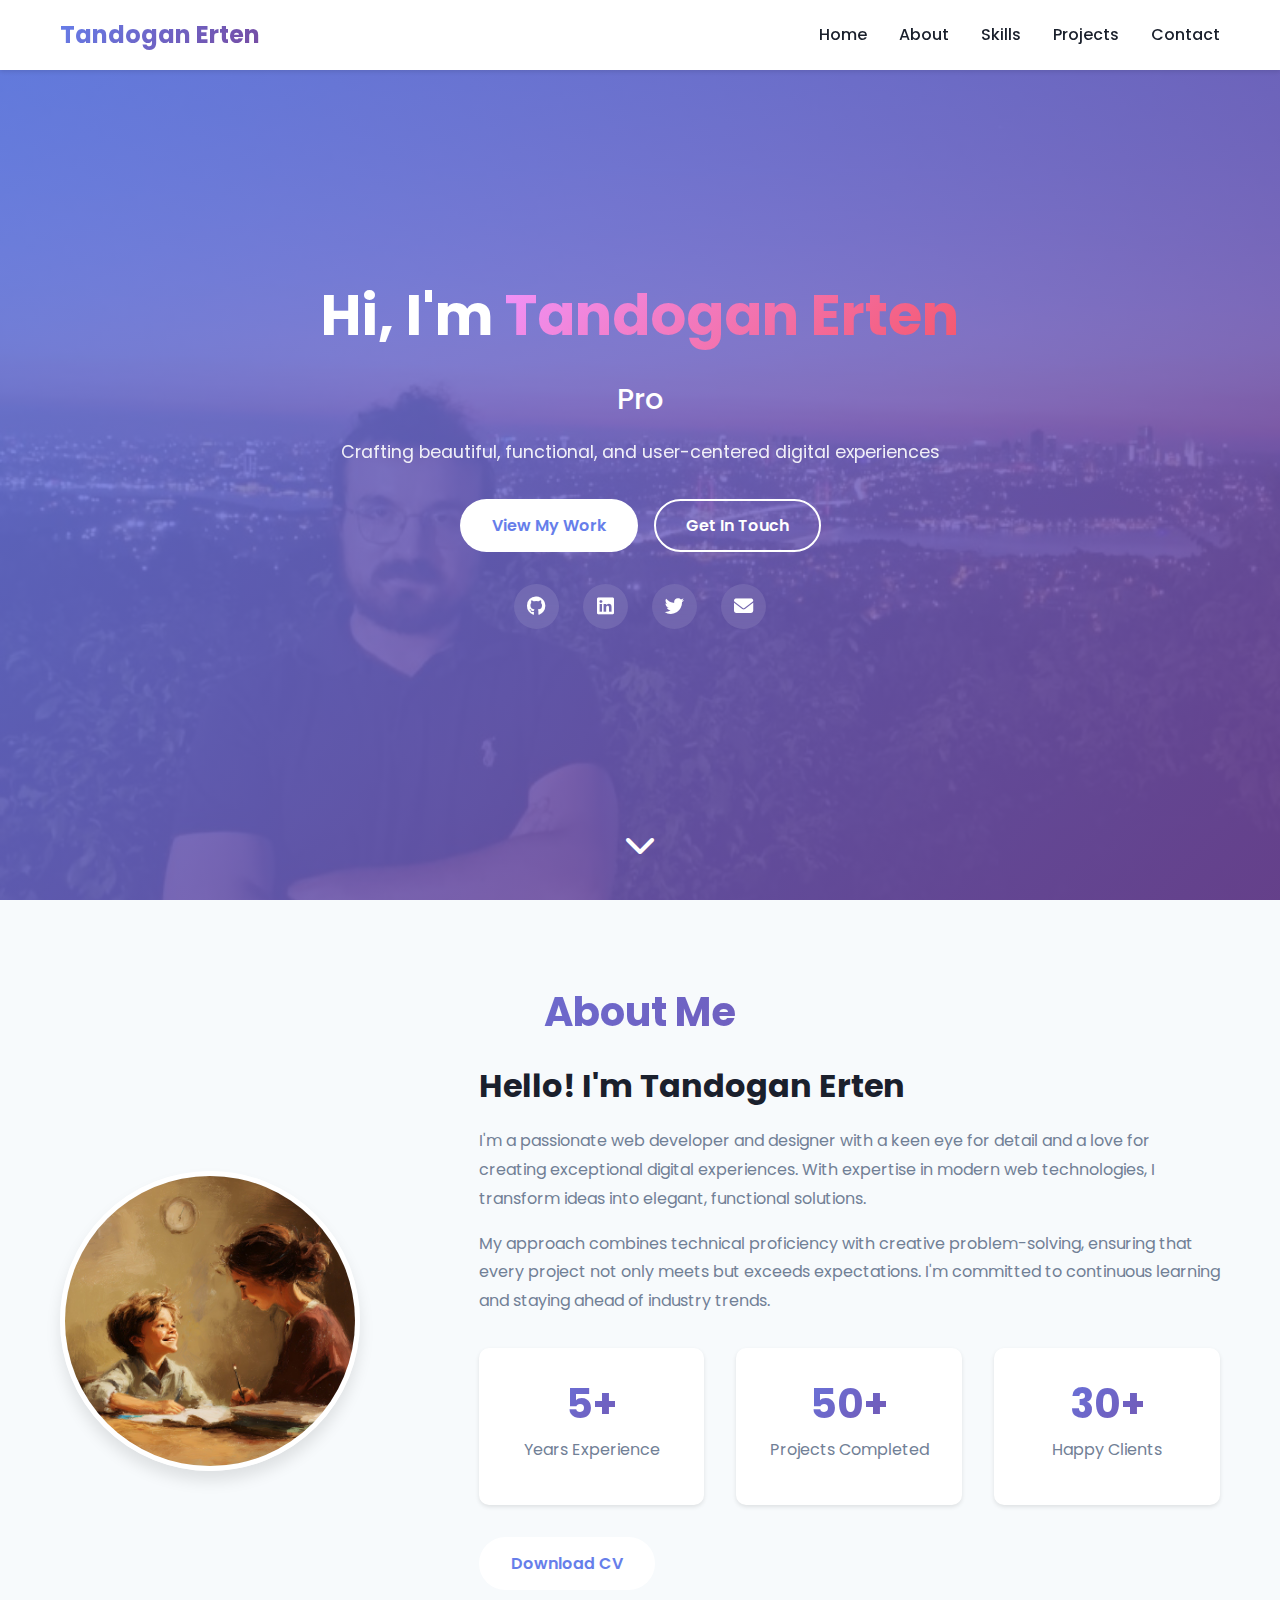
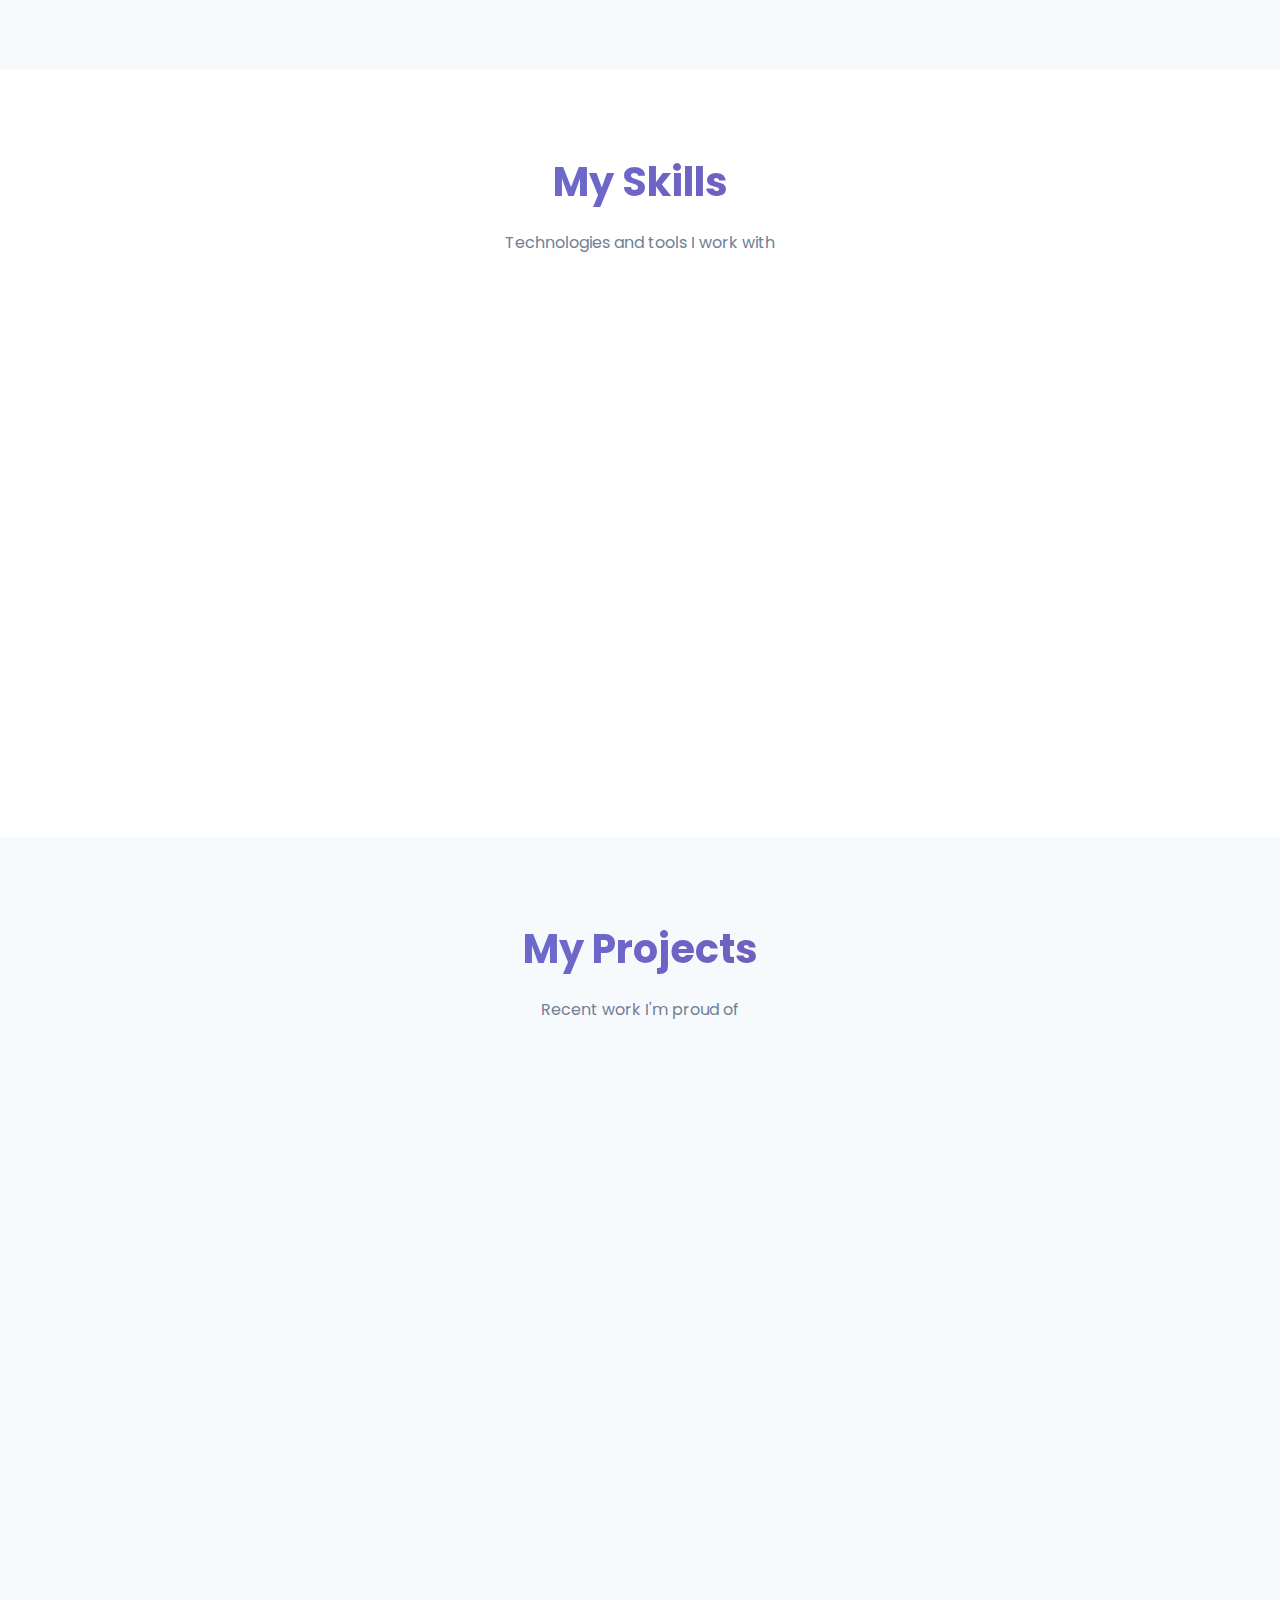
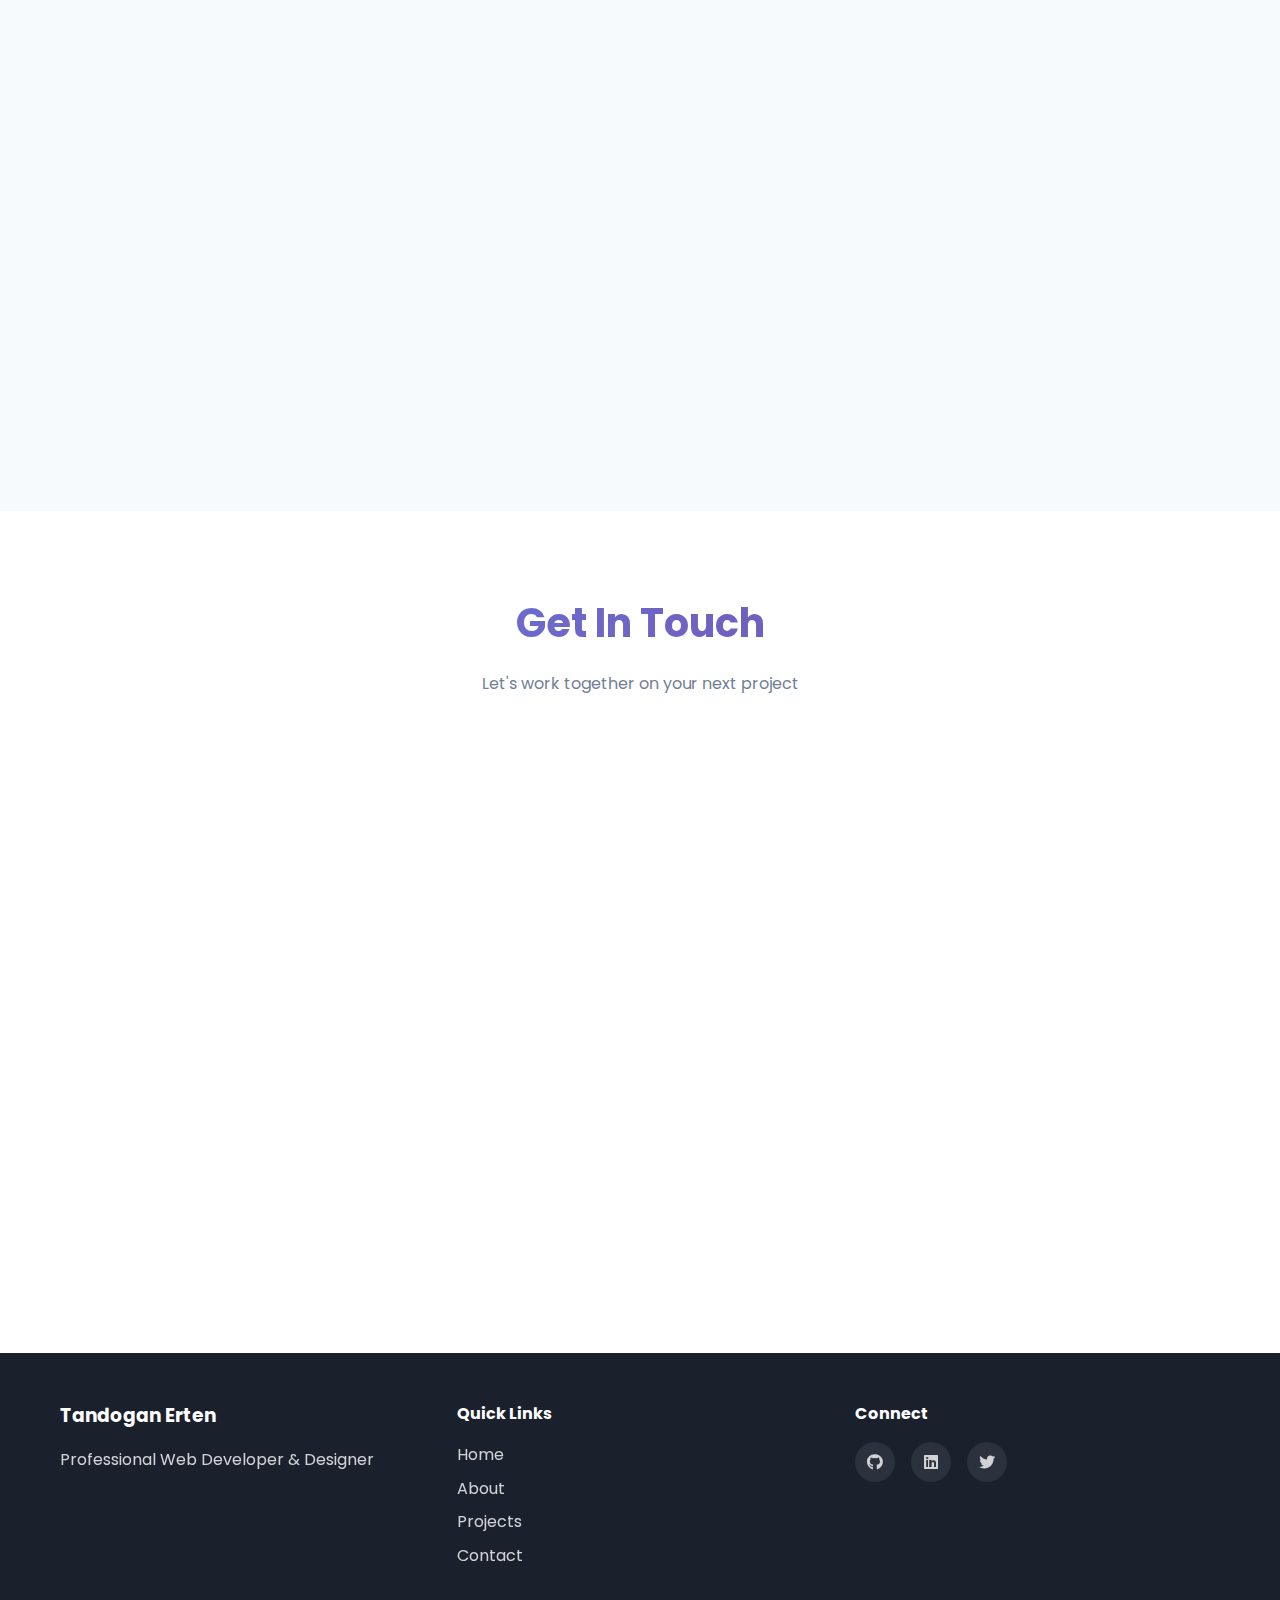
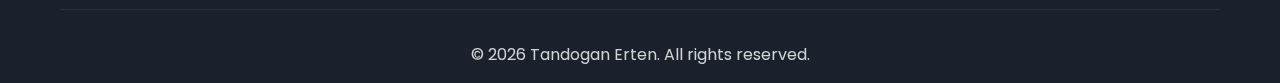
<file: index.html>
<!DOCTYPE html>
<html lang="en">
<head>
    <meta charset="UTF-8">
    <meta name="viewport" content="width=device-width, initial-scale=1.0">
    <meta name="description" content="Tandogan Erten - Professional Portfolio. Explore my projects, skills, and experience in web development and design.">
    <meta name="keywords" content="Tandogan Erten, portfolio, web developer, software engineer, projects, skills">
    <meta name="author" content="Tandogan Erten">
    <meta name="robots" content="index, follow">
    
    <!-- Open Graph Meta Tags for Social Media -->
    <meta property="og:title" content="Tandogan Erten - Professional Portfolio">
    <meta property="og:description" content="Explore my projects, skills, and experience in web development and design.">
    <meta property="og:type" content="website">
    <meta property="og:url" content="https://tandoganerten.com">
    
    <!-- Twitter Card Meta Tags -->
    <meta name="twitter:card" content="summary_large_image">
    <meta name="twitter:title" content="Tandogan Erten - Professional Portfolio">
    <meta name="twitter:description" content="Explore my projects, skills, and experience in web development and design.">
    
    <title>Tandogan Erten - Professional Portfolio</title>
    
    <!-- Favicon -->
    <link rel="icon" type="image/x-icon" href="favicon.ico">
    
    <!-- Font Awesome for Icons -->
    <link rel="stylesheet" href="https://cdnjs.cloudflare.com/ajax/libs/font-awesome/6.4.0/css/all.min.css">
    
    <!-- Google Fonts -->
    <link rel="preconnect" href="https://fonts.googleapis.com">
    <link rel="preconnect" href="https://fonts.gstatic.com" crossorigin>
    <link href="https://fonts.googleapis.com/css2?family=Poppins:wght@300;400;500;600;700&display=swap" rel="stylesheet">
    
    <!-- Stylesheet -->
    <link rel="stylesheet" href="style.css">
</head>
<body>
    <!-- Navigation -->
    <nav class="navbar" id="navbar">
        <div class="container">
            <div class="nav-brand">
                <a href="#home">Tandogan Erten</a>
            </div>
            <button class="nav-toggle" id="navToggle" aria-label="Toggle navigation">
                <span></span>
                <span></span>
                <span></span>
            </button>
            <ul class="nav-menu" id="navMenu">
                <li><a href="#home" class="nav-link">Home</a></li>
                <li><a href="#about" class="nav-link">About</a></li>
                <li><a href="#skills" class="nav-link">Skills</a></li>
                <li><a href="#projects" class="nav-link">Projects</a></li>
                <li><a href="#contact" class="nav-link">Contact</a></li>
            </ul>
        </div>
    </nav>

    <!-- Hero Section -->
    <section id="home" class="hero">
        <div class="hero-background">
            <img src="images/hero-photo.jpg" alt="Tandogan Erten">
        </div>
        <div class="hero-overlay"></div>
        <div class="container">
            <div class="hero-content">
                <h1 class="hero-title">Hi, I'm <span class="highlight">Tandogan Erten</span></h1>
                <p class="hero-subtitle">Professional Web Developer & Designer</p>
                <p class="hero-description">Crafting beautiful, functional, and user-centered digital experiences</p>
                <div class="hero-buttons">
                    <a href="#projects" class="btn btn-primary">View My Work</a>
                    <a href="#contact" class="btn btn-secondary">Get In Touch</a>
                </div>
                <div class="social-links">
                    <a href="https://github.com/TandoganErten" target="_blank" rel="noopener noreferrer" aria-label="GitHub"><i class="fab fa-github"></i></a>
                    <a href="https://linkedin.com" target="_blank" rel="noopener noreferrer" aria-label="LinkedIn"><i class="fab fa-linkedin"></i></a>
                    <a href="https://twitter.com" target="_blank" rel="noopener noreferrer" aria-label="Twitter"><i class="fab fa-twitter"></i></a>
                    <a href="mailto:contact@tandoganerten.com" aria-label="Email"><i class="fas fa-envelope"></i></a>
                </div>
            </div>
        </div>
        <div class="hero-scroll">
            <a href="#about" aria-label="Scroll down">
                <i class="fas fa-chevron-down"></i>
            </a>
        </div>
    </section>

    <!-- About Section -->
    <section id="about" class="about">
        <div class="container">
            <h2 class="section-title">About Me</h2>
            <div class="about-content">
                <div class="about-image">
                    <img src="images/profile.jpg" alt="Tandogan Erten - Professional Portrait">
                </div>
                <div class="about-text">
                    <h3>Hello! I'm Tandogan Erten</h3>
                    <p>I'm a passionate web developer and designer with a keen eye for detail and a love for creating exceptional digital experiences. With expertise in modern web technologies, I transform ideas into elegant, functional solutions.</p>
                    <p>My approach combines technical proficiency with creative problem-solving, ensuring that every project not only meets but exceeds expectations. I'm committed to continuous learning and staying ahead of industry trends.</p>
                    <div class="about-stats">
                        <div class="stat">
                            <h4>5+</h4>
                            <p>Years Experience</p>
                        </div>
                        <div class="stat">
                            <h4>50+</h4>
                            <p>Projects Completed</p>
                        </div>
                        <div class="stat">
                            <h4>30+</h4>
                            <p>Happy Clients</p>
                        </div>
                    </div>
                    <a href="#contact" class="btn btn-primary">Download CV</a>
                </div>
            </div>
        </div>
    </section>

    <!-- Skills Section -->
    <section id="skills" class="skills">
        <div class="container">
            <h2 class="section-title">My Skills</h2>
            <p class="section-subtitle">Technologies and tools I work with</p>
            <div class="skills-grid">
                <div class="skill-card">
                    <div class="skill-icon">
                        <i class="fab fa-html5"></i>
                    </div>
                    <h3>HTML5</h3>
                    <div class="skill-bar">
                        <div class="skill-progress" style="width: 95%"></div>
                    </div>
                </div>
                <div class="skill-card">
                    <div class="skill-icon">
                        <i class="fab fa-css3-alt"></i>
                    </div>
                    <h3>CSS3</h3>
                    <div class="skill-bar">
                        <div class="skill-progress" style="width: 90%"></div>
                    </div>
                </div>
                <div class="skill-card">
                    <div class="skill-icon">
                        <i class="fab fa-js"></i>
                    </div>
                    <h3>JavaScript</h3>
                    <div class="skill-bar">
                        <div class="skill-progress" style="width: 88%"></div>
                    </div>
                </div>
                <div class="skill-card">
                    <div class="skill-icon">
                        <i class="fab fa-react"></i>
                    </div>
                    <h3>React</h3>
                    <div class="skill-bar">
                        <div class="skill-progress" style="width: 85%"></div>
                    </div>
                </div>
                <div class="skill-card">
                    <div class="skill-icon">
                        <i class="fab fa-node"></i>
                    </div>
                    <h3>Node.js</h3>
                    <div class="skill-bar">
                        <div class="skill-progress" style="width: 80%"></div>
                    </div>
                </div>
                <div class="skill-card">
                    <div class="skill-icon">
                        <i class="fab fa-python"></i>
                    </div>
                    <h3>Python</h3>
                    <div class="skill-bar">
                        <div class="skill-progress" style="width: 82%"></div>
                    </div>
                </div>
                <div class="skill-card">
                    <div class="skill-icon">
                        <i class="fas fa-database"></i>
                    </div>
                    <h3>Database</h3>
                    <div class="skill-bar">
                        <div class="skill-progress" style="width: 75%"></div>
                    </div>
                </div>
                <div class="skill-card">
                    <div class="skill-icon">
                        <i class="fab fa-git-alt"></i>
                    </div>
                    <h3>Git</h3>
                    <div class="skill-bar">
                        <div class="skill-progress" style="width: 90%"></div>
                    </div>
                </div>
            </div>
        </div>
    </section>

    <!-- Projects Section -->
    <section id="projects" class="projects">
        <div class="container">
            <h2 class="section-title">My Projects</h2>
            <p class="section-subtitle">Recent work I'm proud of</p>
            <div class="projects-grid">
                <article class="project-card">
                    <div class="project-image">
                        <div class="image-placeholder">
                            <i class="fas fa-laptop-code"></i>
                        </div>
                        <div class="project-overlay">
                            <a href="#" class="project-link" aria-label="View project"><i class="fas fa-external-link-alt"></i></a>
                        </div>
                    </div>
                    <div class="project-info">
                        <h3>E-Commerce Platform</h3>
                        <p>A full-stack e-commerce solution with payment integration, user authentication, and admin dashboard.</p>
                        <div class="project-tags">
                            <span>React</span>
                            <span>Node.js</span>
                            <span>MongoDB</span>
                        </div>
                    </div>
                </article>
                <article class="project-card">
                    <div class="project-image">
                        <div class="image-placeholder">
                            <i class="fas fa-mobile-alt"></i>
                        </div>
                        <div class="project-overlay">
                            <a href="#" class="project-link" aria-label="View project"><i class="fas fa-external-link-alt"></i></a>
                        </div>
                    </div>
                    <div class="project-info">
                        <h3>Task Management App</h3>
                        <p>A responsive task management application with real-time updates and collaborative features.</p>
                        <div class="project-tags">
                            <span>Vue.js</span>
                            <span>Firebase</span>
                            <span>CSS</span>
                        </div>
                    </div>
                </article>
                <article class="project-card">
                    <div class="project-image">
                        <div class="image-placeholder">
                            <i class="fas fa-chart-line"></i>
                        </div>
                        <div class="project-overlay">
                            <a href="#" class="project-link" aria-label="View project"><i class="fas fa-external-link-alt"></i></a>
                        </div>
                    </div>
                    <div class="project-info">
                        <h3>Analytics Dashboard</h3>
                        <p>An interactive analytics dashboard with data visualization and reporting capabilities.</p>
                        <div class="project-tags">
                            <span>React</span>
                            <span>D3.js</span>
                            <span>API</span>
                        </div>
                    </div>
                </article>
                <article class="project-card">
                    <div class="project-image">
                        <div class="image-placeholder">
                            <i class="fas fa-blog"></i>
                        </div>
                        <div class="project-overlay">
                            <a href="#" class="project-link" aria-label="View project"><i class="fas fa-external-link-alt"></i></a>
                        </div>
                    </div>
                    <div class="project-info">
                        <h3>Blog Platform</h3>
                        <p>A modern blogging platform with markdown support, comments, and social sharing features.</p>
                        <div class="project-tags">
                            <span>Next.js</span>
                            <span>Tailwind</span>
                            <span>PostgreSQL</span>
                        </div>
                    </div>
                </article>
                <article class="project-card">
                    <div class="project-image">
                        <div class="image-placeholder">
                            <i class="fas fa-palette"></i>
                        </div>
                        <div class="project-overlay">
                            <a href="#" class="project-link" aria-label="View project"><i class="fas fa-external-link-alt"></i></a>
                        </div>
                    </div>
                    <div class="project-info">
                        <h3>Portfolio Template</h3>
                        <p>A customizable portfolio template with smooth animations and responsive design.</p>
                        <div class="project-tags">
                            <span>HTML</span>
                            <span>CSS</span>
                            <span>JavaScript</span>
                        </div>
                    </div>
                </article>
                <article class="project-card">
                    <div class="project-image">
                        <div class="image-placeholder">
                            <i class="fas fa-shopping-cart"></i>
                        </div>
                        <div class="project-overlay">
                            <a href="#" class="project-link" aria-label="View project"><i class="fas fa-external-link-alt"></i></a>
                        </div>
                    </div>
                    <div class="project-info">
                        <h3>Restaurant Website</h3>
                        <p>A beautiful restaurant website with online ordering and reservation system.</p>
                        <div class="project-tags">
                            <span>WordPress</span>
                            <span>PHP</span>
                            <span>MySQL</span>
                        </div>
                    </div>
                </article>
            </div>
        </div>
    </section>

    <!-- Contact Section -->
    <section id="contact" class="contact">
        <div class="container">
            <h2 class="section-title">Get In Touch</h2>
            <p class="section-subtitle">Let's work together on your next project</p>
            <div class="contact-content-simple">
                <div class="contact-item">
                    <div class="contact-icon">
                        <i class="fab fa-whatsapp"></i>
                    </div>
                    <div>
                        <h3>WhatsApp</h3>
                        <p><a href="https://wa.me/905XXXXXXXXX" target="_blank" rel="noopener noreferrer">+90 5XX XXX XX XX</a></p>
                        <span class="contact-note">Click to chat on WhatsApp</span>
                    </div>
                </div>
                <div class="contact-item">
                    <div class="contact-icon">
                        <i class="fas fa-envelope"></i>
                    </div>
                    <div>
                        <h3>Email</h3>
                        <p><a href="mailto:contact@tandoganerten.com">contact@tandoganerten.com</a></p>
                    </div>
                </div>
                <div class="contact-item">
                    <div class="contact-icon">
                        <i class="fas fa-map-marker-alt"></i>
                    </div>
                    <div>
                        <h3>Location</h3>
                        <p>Turkey</p>
                    </div>
                </div>
            </div>
        </div>
    </section>

    <!-- Footer -->
    <footer class="footer">
        <div class="container">
            <div class="footer-content">
                <div class="footer-section">
                    <h3>Tandogan Erten</h3>
                    <p>Professional Web Developer & Designer</p>
                </div>
                <div class="footer-section">
                    <h4>Quick Links</h4>
                    <ul>
                        <li><a href="#home">Home</a></li>
                        <li><a href="#about">About</a></li>
                        <li><a href="#projects">Projects</a></li>
                        <li><a href="#contact">Contact</a></li>
                    </ul>
                </div>
                <div class="footer-section">
                    <h4>Connect</h4>
                    <div class="footer-social">
                        <a href="https://github.com" target="_blank" rel="noopener noreferrer" aria-label="GitHub"><i class="fab fa-github"></i></a>
                        <a href="https://linkedin.com" target="_blank" rel="noopener noreferrer" aria-label="LinkedIn"><i class="fab fa-linkedin"></i></a>
                        <a href="https://twitter.com" target="_blank" rel="noopener noreferrer" aria-label="Twitter"><i class="fab fa-twitter"></i></a>
                    </div>
                </div>
            </div>
            <div class="footer-bottom">
                <p>&copy; 2025 Tandogan Erten. All rights reserved.</p>
            </div>
        </div>
    </footer>

    <!-- Back to Top Button -->
    <button id="backToTop" class="back-to-top" aria-label="Back to top">
        <i class="fas fa-arrow-up"></i>
    </button>

    <script src="index.js"></script>
</body>
</html>
</file>
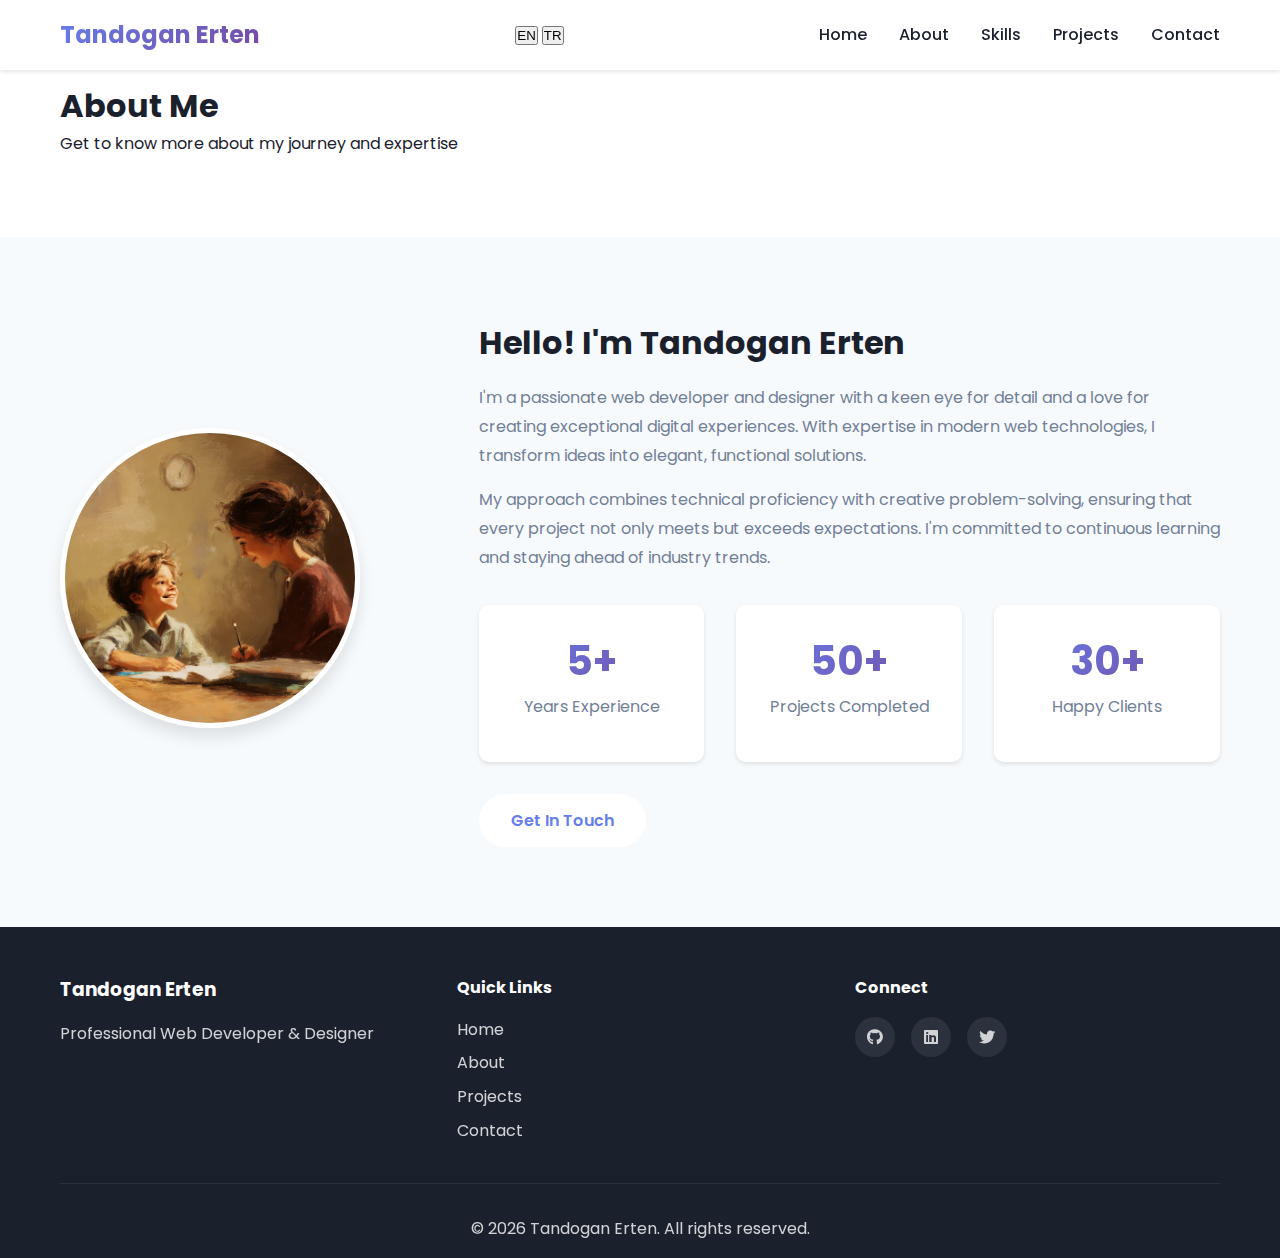
<file: about.html>
<!DOCTYPE html>
<html lang="en">
<head>
    <meta charset="UTF-8">
    <meta name="viewport" content="width=device-width, initial-scale=1.0">
    <meta name="description" content="About Tandogan Erten - Professional Web Developer & Designer">
    <meta name="keywords" content="Tandogan Erten, web developer, about, biography">
    <meta name="author" content="Tandogan Erten">
    <title>About - Tandogan Erten</title>
    
    <link rel="stylesheet" href="https://cdnjs.cloudflare.com/ajax/libs/font-awesome/6.4.0/css/all.min.css">
    <link rel="preconnect" href="https://fonts.googleapis.com">
    <link rel="preconnect" href="https://fonts.gstatic.com" crossorigin>
    <link href="https://fonts.googleapis.com/css2?family=Poppins:wght@300;400;500;600;700&display=swap" rel="stylesheet">
    <link rel="stylesheet" href="style.css">
</head>
<body>
    <!-- Navigation -->
    <nav class="navbar" id="navbar">
        <div class="container">
            <div class="nav-brand">
                <a href="index.html">Tandogan Erten</a>
            </div>
            <div class="language-switcher">
                <button class="lang-btn active" data-lang="en" onclick="setLanguage('en')">EN</button>
                <button class="lang-btn" data-lang="tr" onclick="setLanguage('tr')">TR</button>
            </div>
            <button class="nav-toggle" id="navToggle" aria-label="Toggle navigation">
                <span></span>
                <span></span>
                <span></span>
            </button>
            <ul class="nav-menu" id="navMenu">
                <li><a href="index.html" class="nav-link" data-i18n="nav.home">Home</a></li>
                <li><a href="about.html" class="nav-link active" data-i18n="nav.about">About</a></li>
                <li><a href="skills.html" class="nav-link" data-i18n="nav.skills">Skills</a></li>
                <li><a href="projects.html" class="nav-link" data-i18n="nav.projects">Projects</a></li>
                <li><a href="contact.html" class="nav-link" data-i18n="nav.contact">Contact</a></li>
            </ul>
        </div>
    </nav>

    <!-- Page Header -->
    <section class="page-header">
        <div class="container">
            <h1 data-i18n="about.pageTitle">About Me</h1>
            <p data-i18n="about.pageSubtitle">Get to know more about my journey and expertise</p>
        </div>
    </section>

    <!-- About Section -->
    <section class="about page-section">
        <div class="container">
            <div class="about-content">
                <div class="about-image">
                    <img src="images/profile.jpg" alt="Tandogan Erten - Professional Portrait">
                </div>
                <div class="about-text">
                    <h3 data-i18n="about.greeting">Hello! I'm Tandogan Erten</h3>
                    <p data-i18n="about.bio1">I'm a passionate web developer and designer with a keen eye for detail and a love for creating exceptional digital experiences. With expertise in modern web technologies, I transform ideas into elegant, functional solutions.</p>
                    <p data-i18n="about.bio2">My approach combines technical proficiency with creative problem-solving, ensuring that every project not only meets but exceeds expectations. I'm committed to continuous learning and staying ahead of industry trends.</p>
                    <div class="about-stats">
                        <div class="stat">
                            <h4>5+</h4>
                            <p data-i18n="about.stat1Title">Years Experience</p>
                        </div>
                        <div class="stat">
                            <h4>50+</h4>
                            <p data-i18n="about.stat2Title">Projects Completed</p>
                        </div>
                        <div class="stat">
                            <h4>30+</h4>
                            <p data-i18n="about.stat3Title">Happy Clients</p>
                        </div>
                    </div>
                    <a href="contact.html" class="btn btn-primary" data-i18n="about.contactBtn">Get In Touch</a>
                </div>
            </div>
        </div>
    </section>

    <!-- Footer -->
    <footer class="footer">
        <div class="container">
            <div class="footer-content">
                <div class="footer-section">
                    <h3>Tandogan Erten</h3>
                    <p data-i18n="footer.description">Professional Web Developer & Designer</p>
                </div>
                <div class="footer-section">
                    <h4 data-i18n="footer.quickLinks">Quick Links</h4>
                    <ul>
                        <li><a href="index.html" data-i18n="nav.home">Home</a></li>
                        <li><a href="about.html" data-i18n="nav.about">About</a></li>
                        <li><a href="projects.html" data-i18n="nav.projects">Projects</a></li>
                        <li><a href="contact.html" data-i18n="nav.contact">Contact</a></li>
                    </ul>
                </div>
                <div class="footer-section">
                    <h4 data-i18n="footer.connect">Connect</h4>
                    <div class="footer-social">
                        <a href="https://github.com/TandoganErten" target="_blank" rel="noopener noreferrer" aria-label="GitHub"><i class="fab fa-github"></i></a>
                        <a href="https://linkedin.com" target="_blank" rel="noopener noreferrer" aria-label="LinkedIn"><i class="fab fa-linkedin"></i></a>
                        <a href="https://twitter.com" target="_blank" rel="noopener noreferrer" aria-label="Twitter"><i class="fab fa-twitter"></i></a>
                    </div>
                </div>
            </div>
            <div class="footer-bottom">
                <p>&copy; 2025 Tandogan Erten. <span data-i18n="footer.rights">All rights reserved.</span></p>
            </div>
        </div>
    </footer>

    <button id="backToTop" class="back-to-top" aria-label="Back to top">
        <i class="fas fa-arrow-up"></i>
    </button>

    <script src="translations.js"></script>
    <script src="index.js"></script>
</body>
</html>
</file>
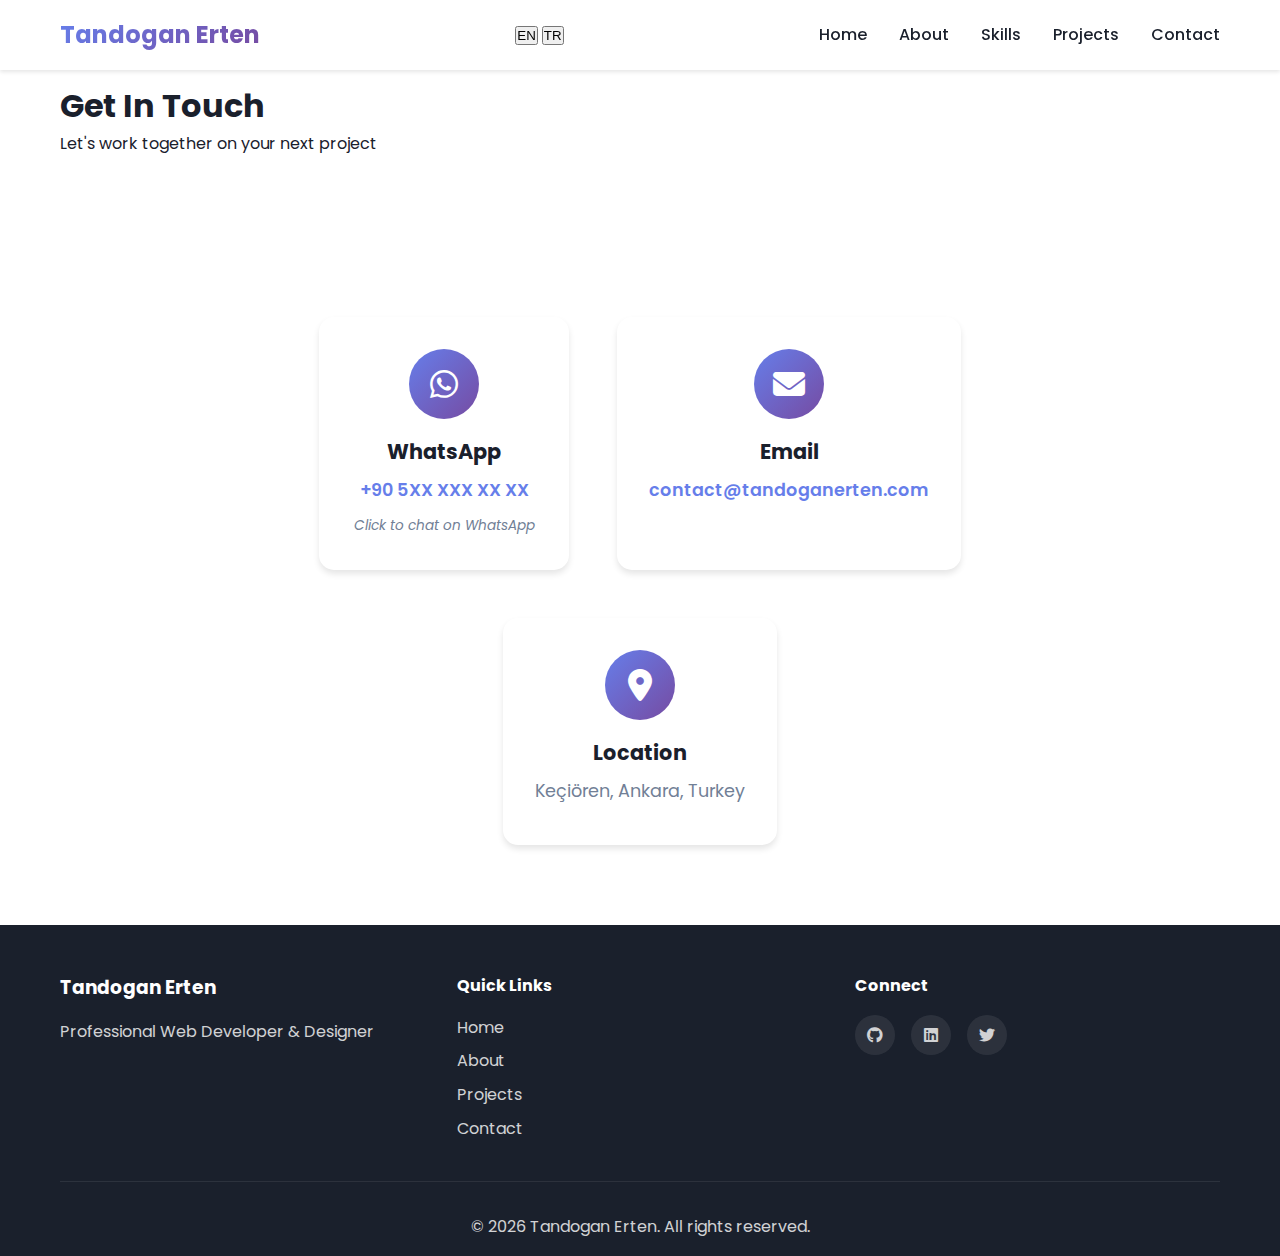
<file: contact.html>
<!DOCTYPE html>
<html lang="en">
<head>
    <meta charset="UTF-8">
    <meta name="viewport" content="width=device-width, initial-scale=1.0">
    <meta name="description" content="Contact Tandogan Erten - Get In Touch">
    <meta name="keywords" content="Tandogan Erten, contact, WhatsApp, email">
    <meta name="author" content="Tandogan Erten">
    <title>Contact - Tandogan Erten</title>
    
    <link rel="stylesheet" href="https://cdnjs.cloudflare.com/ajax/libs/font-awesome/6.4.0/css/all.min.css">
    <link rel="preconnect" href="https://fonts.googleapis.com">
    <link rel="preconnect" href="https://fonts.gstatic.com" crossorigin>
    <link href="https://fonts.googleapis.com/css2?family=Poppins:wght@300;400;500;600;700&display=swap" rel="stylesheet">
    <link rel="stylesheet" href="style.css">
</head>
<body>
    <!-- Navigation -->
    <nav class="navbar" id="navbar">
        <div class="container">
            <div class="nav-brand">
                <a href="index.html">Tandogan Erten</a>
            </div>
            <div class="language-switcher">
                <button class="lang-btn active" data-lang="en" onclick="setLanguage('en')">EN</button>
                <button class="lang-btn" data-lang="tr" onclick="setLanguage('tr')">TR</button>
            </div>
            <button class="nav-toggle" id="navToggle" aria-label="Toggle navigation">
                <span></span>
                <span></span>
                <span></span>
            </button>
            <ul class="nav-menu" id="navMenu">
                <li><a href="index.html" class="nav-link" data-i18n="nav.home">Home</a></li>
                <li><a href="about.html" class="nav-link" data-i18n="nav.about">About</a></li>
                <li><a href="skills.html" class="nav-link" data-i18n="nav.skills">Skills</a></li>
                <li><a href="projects.html" class="nav-link" data-i18n="nav.projects">Projects</a></li>
                <li><a href="contact.html" class="nav-link active" data-i18n="nav.contact">Contact</a></li>
            </ul>
        </div>
    </nav>

    <!-- Page Header -->
    <section class="page-header">
        <div class="container">
            <h1 data-i18n="contact.pageTitle">Get In Touch</h1>
            <p data-i18n="contact.pageSubtitle">Let's work together on your next project</p>
        </div>
    </section>

    <!-- Contact Section -->
    <section class="contact page-section">
        <div class="container">
            <div class="contact-content-simple">
                <div class="contact-item">
                    <div class="contact-icon">
                        <i class="fab fa-whatsapp"></i>
                    </div>
                    <div>
                        <h3 data-i18n="contact.whatsapp">WhatsApp</h3>
                        <p><a href="https://wa.me/905XXXXXXXXX" target="_blank" rel="noopener noreferrer">+90 5XX XXX XX XX</a></p>
                        <span class="contact-note" data-i18n="contact.whatsappNote">Click to chat on WhatsApp</span>
                    </div>
                </div>
                <div class="contact-item">
                    <div class="contact-icon">
                        <i class="fas fa-envelope"></i>
                    </div>
                    <div>
                        <h3 data-i18n="contact.email">Email</h3>
                        <p><a href="mailto:contact@tandoganerten.com">contact@tandoganerten.com</a></p>
                    </div>
                </div>
                <div class="contact-item">
                    <div class="contact-icon">
                        <i class="fas fa-map-marker-alt"></i>
                    </div>
                    <div>
                        <h3 data-i18n="contact.location">Location</h3>
                        <p data-i18n="contact.locationValue">Turkey</p>
                    </div>
                </div>
            </div>
        </div>
    </section>

    <!-- Footer -->
    <footer class="footer">
        <div class="container">
            <div class="footer-content">
                <div class="footer-section">
                    <h3>Tandogan Erten</h3>
                    <p data-i18n="footer.description">Professional Web Developer & Designer</p>
                </div>
                <div class="footer-section">
                    <h4 data-i18n="footer.quickLinks">Quick Links</h4>
                    <ul>
                        <li><a href="index.html" data-i18n="nav.home">Home</a></li>
                        <li><a href="about.html" data-i18n="nav.about">About</a></li>
                        <li><a href="projects.html" data-i18n="nav.projects">Projects</a></li>
                        <li><a href="contact.html" data-i18n="nav.contact">Contact</a></li>
                    </ul>
                </div>
                <div class="footer-section">
                    <h4 data-i18n="footer.connect">Connect</h4>
                    <div class="footer-social">
                        <a href="https://github.com/TandoganErten" target="_blank" rel="noopener noreferrer" aria-label="GitHub"><i class="fab fa-github"></i></a>
                        <a href="https://linkedin.com" target="_blank" rel="noopener noreferrer" aria-label="LinkedIn"><i class="fab fa-linkedin"></i></a>
                        <a href="https://twitter.com" target="_blank" rel="noopener noreferrer" aria-label="Twitter"><i class="fab fa-twitter"></i></a>
                    </div>
                </div>
            </div>
            <div class="footer-bottom">
                <p>&copy; 2025 Tandogan Erten. <span data-i18n="footer.rights">All rights reserved.</span></p>
            </div>
        </div>
    </footer>

    <button id="backToTop" class="back-to-top" aria-label="Back to top">
        <i class="fas fa-arrow-up"></i>
    </button>

    <script src="translations.js"></script>
    <script src="index.js"></script>
</body>
</html>
</file>
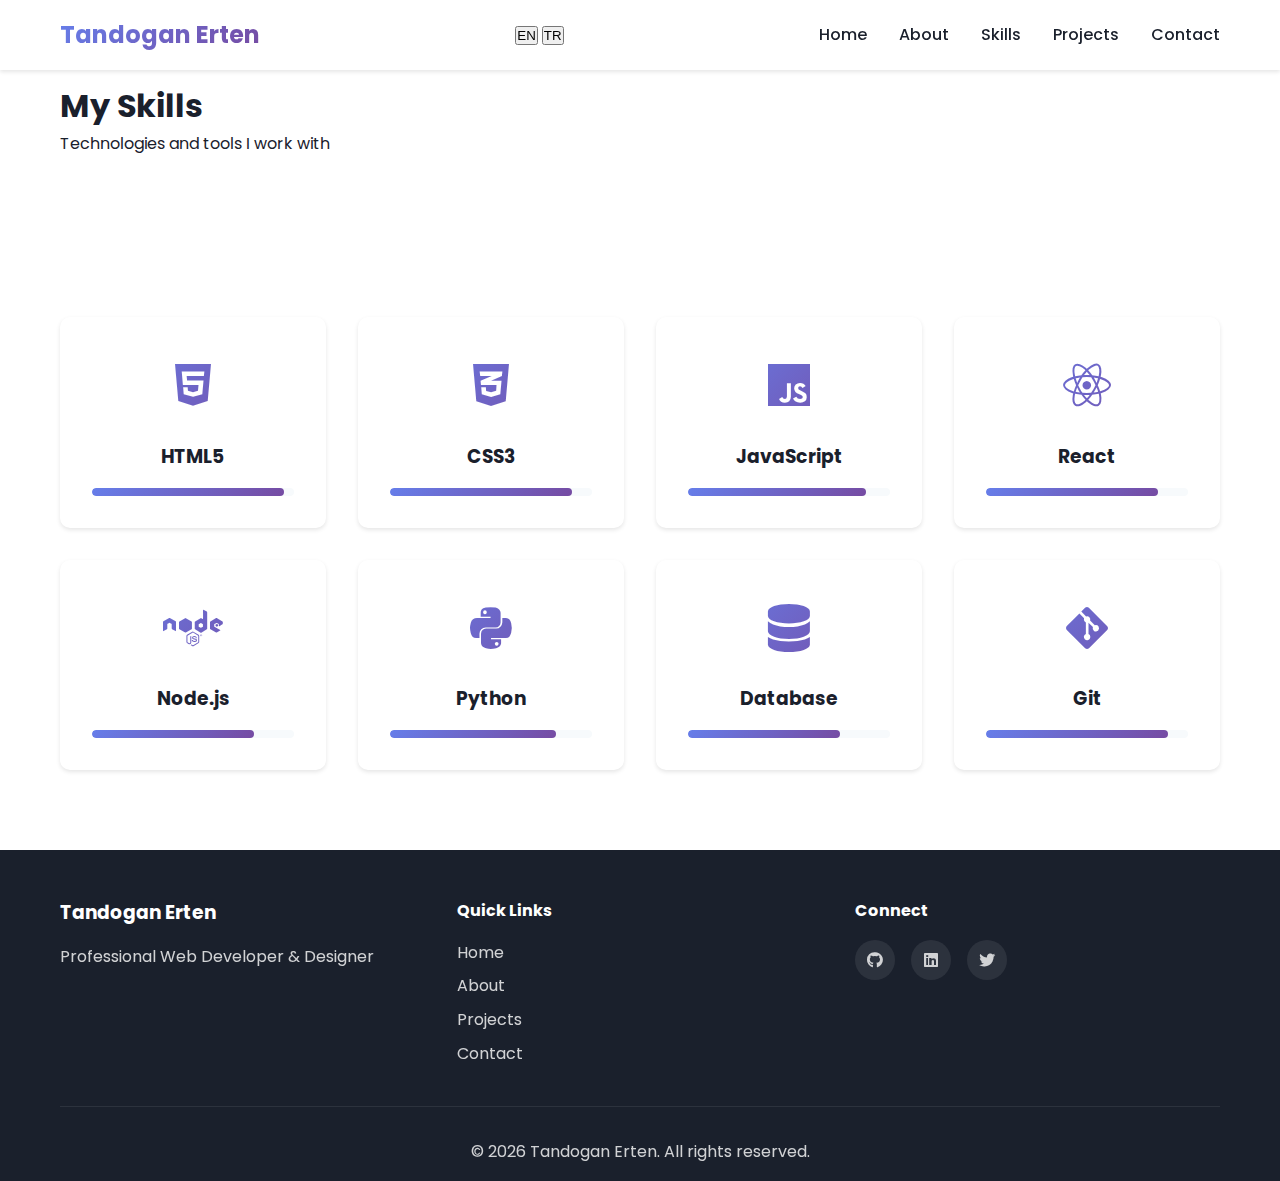
<file: skills.html>
<!DOCTYPE html>
<html lang="en">
<head>
    <meta charset="UTF-8">
    <meta name="viewport" content="width=device-width, initial-scale=1.0">
    <meta name="description" content="Skills & Expertise - Tandogan Erten">
    <meta name="keywords" content="Tandogan Erten, skills, web development, programming">
    <meta name="author" content="Tandogan Erten">
    <title>Skills - Tandogan Erten</title>
    
    <link rel="stylesheet" href="https://cdnjs.cloudflare.com/ajax/libs/font-awesome/6.4.0/css/all.min.css">
    <link rel="preconnect" href="https://fonts.googleapis.com">
    <link rel="preconnect" href="https://fonts.gstatic.com" crossorigin>
    <link href="https://fonts.googleapis.com/css2?family=Poppins:wght@300;400;500;600;700&display=swap" rel="stylesheet">
    <link rel="stylesheet" href="style.css">
</head>
<body>
    <!-- Navigation -->
    <nav class="navbar" id="navbar">
        <div class="container">
            <div class="nav-brand">
                <a href="index.html">Tandogan Erten</a>
            </div>
            <div class="language-switcher">
                <button class="lang-btn active" data-lang="en" onclick="setLanguage('en')">EN</button>
                <button class="lang-btn" data-lang="tr" onclick="setLanguage('tr')">TR</button>
            </div>
            <button class="nav-toggle" id="navToggle" aria-label="Toggle navigation">
                <span></span>
                <span></span>
                <span></span>
            </button>
            <ul class="nav-menu" id="navMenu">
                <li><a href="index.html" class="nav-link" data-i18n="nav.home">Home</a></li>
                <li><a href="about.html" class="nav-link" data-i18n="nav.about">About</a></li>
                <li><a href="skills.html" class="nav-link active" data-i18n="nav.skills">Skills</a></li>
                <li><a href="projects.html" class="nav-link" data-i18n="nav.projects">Projects</a></li>
                <li><a href="contact.html" class="nav-link" data-i18n="nav.contact">Contact</a></li>
            </ul>
        </div>
    </nav>

    <!-- Page Header -->
    <section class="page-header">
        <div class="container">
            <h1 data-i18n="skills.pageTitle">My Skills</h1>
            <p data-i18n="skills.pageSubtitle">Technologies and tools I work with</p>
        </div>
    </section>

    <!-- Skills Section -->
    <section class="skills page-section">
        <div class="container">
            <div class="skills-grid">
                <div class="skill-card">
                    <div class="skill-icon">
                        <i class="fab fa-html5"></i>
                    </div>
                    <h3>HTML5</h3>
                    <div class="skill-bar">
                        <div class="skill-progress" style="width: 95%"></div>
                    </div>
                </div>
                <div class="skill-card">
                    <div class="skill-icon">
                        <i class="fab fa-css3-alt"></i>
                    </div>
                    <h3>CSS3</h3>
                    <div class="skill-bar">
                        <div class="skill-progress" style="width: 90%"></div>
                    </div>
                </div>
                <div class="skill-card">
                    <div class="skill-icon">
                        <i class="fab fa-js"></i>
                    </div>
                    <h3>JavaScript</h3>
                    <div class="skill-bar">
                        <div class="skill-progress" style="width: 88%"></div>
                    </div>
                </div>
                <div class="skill-card">
                    <div class="skill-icon">
                        <i class="fab fa-react"></i>
                    </div>
                    <h3>React</h3>
                    <div class="skill-bar">
                        <div class="skill-progress" style="width: 85%"></div>
                    </div>
                </div>
                <div class="skill-card">
                    <div class="skill-icon">
                        <i class="fab fa-node"></i>
                    </div>
                    <h3>Node.js</h3>
                    <div class="skill-bar">
                        <div class="skill-progress" style="width: 80%"></div>
                    </div>
                </div>
                <div class="skill-card">
                    <div class="skill-icon">
                        <i class="fab fa-python"></i>
                    </div>
                    <h3>Python</h3>
                    <div class="skill-bar">
                        <div class="skill-progress" style="width: 82%"></div>
                    </div>
                </div>
                <div class="skill-card">
                    <div class="skill-icon">
                        <i class="fas fa-database"></i>
                    </div>
                    <h3>Database</h3>
                    <div class="skill-bar">
                        <div class="skill-progress" style="width: 75%"></div>
                    </div>
                </div>
                <div class="skill-card">
                    <div class="skill-icon">
                        <i class="fab fa-git-alt"></i>
                    </div>
                    <h3>Git</h3>
                    <div class="skill-bar">
                        <div class="skill-progress" style="width: 90%"></div>
                    </div>
                </div>
            </div>
        </div>
    </section>

    <!-- Footer -->
    <footer class="footer">
        <div class="container">
            <div class="footer-content">
                <div class="footer-section">
                    <h3>Tandogan Erten</h3>
                    <p data-i18n="footer.description">Professional Web Developer & Designer</p>
                </div>
                <div class="footer-section">
                    <h4 data-i18n="footer.quickLinks">Quick Links</h4>
                    <ul>
                        <li><a href="index.html" data-i18n="nav.home">Home</a></li>
                        <li><a href="about.html" data-i18n="nav.about">About</a></li>
                        <li><a href="projects.html" data-i18n="nav.projects">Projects</a></li>
                        <li><a href="contact.html" data-i18n="nav.contact">Contact</a></li>
                    </ul>
                </div>
                <div class="footer-section">
                    <h4 data-i18n="footer.connect">Connect</h4>
                    <div class="footer-social">
                        <a href="https://github.com/TandoganErten" target="_blank" rel="noopener noreferrer" aria-label="GitHub"><i class="fab fa-github"></i></a>
                        <a href="https://linkedin.com" target="_blank" rel="noopener noreferrer" aria-label="LinkedIn"><i class="fab fa-linkedin"></i></a>
                        <a href="https://twitter.com" target="_blank" rel="noopener noreferrer" aria-label="Twitter"><i class="fab fa-twitter"></i></a>
                    </div>
                </div>
            </div>
            <div class="footer-bottom">
                <p>&copy; 2025 Tandogan Erten. <span data-i18n="footer.rights">All rights reserved.</span></p>
            </div>
        </div>
    </footer>

    <button id="backToTop" class="back-to-top" aria-label="Back to top">
        <i class="fas fa-arrow-up"></i>
    </button>

    <script src="translations.js"></script>
    <script src="index.js"></script>
</body>
</html>
</file>
<file: style.css>
/* ===== CSS Reset & Base Styles ===== */
* {
    margin: 0;
    padding: 0;
    box-sizing: border-box;
}

:root {
    --primary-color: #667eea;
    --secondary-color: #764ba2;
    --accent-color: #f093fb;
    --text-dark: #1a202c;
    --text-light: #718096;
    --bg-light: #f7fafc;
    --bg-white: #ffffff;
    --border-color: #e2e8f0;
    --shadow-sm: 0 2px 4px rgba(0,0,0,0.1);
    --shadow-md: 0 4px 6px rgba(0,0,0,0.1);
    --shadow-lg: 0 10px 15px rgba(0,0,0,0.1);
    --transition: all 0.3s ease;
}

html {
    scroll-behavior: smooth;
}

body {
    font-family: 'Poppins', sans-serif;
    color: var(--text-dark);
    line-height: 1.6;
    overflow-x: hidden;
}

.container {
    max-width: 1200px;
    margin: 0 auto;
    padding: 0 20px;
}

img {
    max-width: 100%;
    height: auto;
}

a {
    text-decoration: none;
    color: inherit;
}

/* ===== Navigation ===== */
.navbar {
    position: fixed;
    top: 0;
    left: 0;
    right: 0;
    background: var(--bg-white);
    box-shadow: var(--shadow-sm);
    z-index: 1000;
    transition: var(--transition);
}

.navbar.scrolled {
    box-shadow: var(--shadow-md);
}

.navbar .container {
    display: flex;
    justify-content: space-between;
    align-items: center;
    padding: 1rem 20px;
}

.nav-brand a {
    font-size: 1.5rem;
    font-weight: 700;
    background: linear-gradient(135deg, var(--primary-color), var(--secondary-color));
    -webkit-background-clip: text;
    -webkit-text-fill-color: transparent;
    background-clip: text;
}

.nav-menu {
    display: flex;
    list-style: none;
    gap: 2rem;
    align-items: center;
}

.nav-link {
    position: relative;
    font-weight: 500;
    color: var(--text-dark);
    transition: var(--transition);
}

.nav-link:hover {
    color: var(--primary-color);
}

.nav-link::after {
    content: '';
    position: absolute;
    bottom: -5px;
    left: 0;
    width: 0;
    height: 2px;
    background: linear-gradient(135deg, var(--primary-color), var(--secondary-color));
    transition: var(--transition);
}

.nav-link:hover::after {
    width: 100%;
}

.nav-toggle {
    display: none;
    flex-direction: column;
    gap: 5px;
    background: none;
    border: none;
    cursor: pointer;
}

.nav-toggle span {
    width: 25px;
    height: 3px;
    background: var(--text-dark);
    transition: var(--transition);
}

/* ===== Hero Section ===== */
.hero {
    min-height: 100vh;
    display: flex;
    align-items: center;
    justify-content: center;
    position: relative;
    padding-top: 80px;
    overflow: hidden;
}

.hero-background {
    position: absolute;
    top: 0;
    left: 0;
    right: 0;
    bottom: 0;
    z-index: 0;
}

.hero-background img {
    width: 100%;
    height: 100%;
    object-fit: cover;
    object-position: center;
}

.hero-overlay {
    position: absolute;
    top: 0;
    left: 0;
    right: 0;
    bottom: 0;
    background: linear-gradient(135deg, rgba(102, 126, 234, 0.85) 0%, rgba(118, 75, 162, 0.85) 100%);
    z-index: 1;
}

.hero-content {
    text-align: center;
    color: white;
    z-index: 2;
    position: relative;
    animation: fadeInUp 1s ease;
}

@keyframes fadeInUp {
    from {
        opacity: 0;
        transform: translateY(30px);
    }
    to {
        opacity: 1;
        transform: translateY(0);
    }
}

.hero-title {
    font-size: 3.5rem;
    font-weight: 700;
    margin-bottom: 1rem;
}

.highlight {
    background: linear-gradient(135deg, #f093fb, #f5576c);
    -webkit-background-clip: text;
    -webkit-text-fill-color: transparent;
    background-clip: text;
}

.hero-subtitle {
    font-size: 1.8rem;
    font-weight: 500;
    margin-bottom: 1rem;
}

.hero-description {
    font-size: 1.1rem;
    margin-bottom: 2rem;
    opacity: 0.9;
}

.hero-buttons {
    display: flex;
    gap: 1rem;
    justify-content: center;
    margin-bottom: 2rem;
}

.btn {
    padding: 12px 30px;
    border-radius: 50px;
    font-weight: 600;
    transition: var(--transition);
    display: inline-block;
    border: 2px solid transparent;
}

.btn-primary {
    background: white;
    color: var(--primary-color);
}

.btn-primary:hover {
    transform: translateY(-2px);
    box-shadow: var(--shadow-lg);
}

.btn-secondary {
    background: transparent;
    color: white;
    border-color: white;
}

.btn-secondary:hover {
    background: white;
    color: var(--primary-color);
}

.social-links {
    display: flex;
    gap: 1.5rem;
    justify-content: center;
}

.social-links a {
    width: 45px;
    height: 45px;
    display: flex;
    align-items: center;
    justify-content: center;
    border-radius: 50%;
    background: rgba(255,255,255,0.1);
    backdrop-filter: blur(10px);
    font-size: 1.2rem;
    transition: var(--transition);
}

.social-links a:hover {
    background: white;
    color: var(--primary-color);
    transform: translateY(-3px);
}

.hero-scroll {
    position: absolute;
    bottom: 30px;
    left: 50%;
    transform: translateX(-50%);
    animation: bounce 2s infinite;
    z-index: 2;
}

@keyframes bounce {
    0%, 20%, 50%, 80%, 100% {
        transform: translateX(-50%) translateY(0);
    }
    40% {
        transform: translateX(-50%) translateY(-10px);
    }
    60% {
        transform: translateX(-50%) translateY(-5px);
    }
}

.hero-scroll a {
    color: white;
    font-size: 2rem;
}

/* ===== Section Styles ===== */
section {
    padding: 80px 0;
}

.section-title {
    font-size: 2.5rem;
    font-weight: 700;
    text-align: center;
    margin-bottom: 1rem;
    background: linear-gradient(135deg, var(--primary-color), var(--secondary-color));
    -webkit-background-clip: text;
    -webkit-text-fill-color: transparent;
    background-clip: text;
}

.section-subtitle {
    text-align: center;
    color: var(--text-light);
    margin-bottom: 3rem;
}

/* ===== About Section ===== */
.about {
    background: var(--bg-light);
}

.about-content {
    display: grid;
    grid-template-columns: 1fr 2fr;
    gap: 3rem;
    align-items: center;
}

.about-image {
    position: relative;
}

.about-image img {
    width: 300px;
    height: 300px;
    border-radius: 50%;
    object-fit: cover;
    box-shadow: var(--shadow-lg);
    border: 5px solid white;
}

.image-placeholder {
    width: 300px;
    height: 300px;
    border-radius: 50%;
    background: linear-gradient(135deg, var(--primary-color), var(--secondary-color));
    display: flex;
    align-items: center;
    justify-content: center;
    font-size: 8rem;
    color: white;
    box-shadow: var(--shadow-lg);
}

.about-text h3 {
    font-size: 2rem;
    margin-bottom: 1rem;
    color: var(--text-dark);
}

.about-text p {
    color: var(--text-light);
    margin-bottom: 1rem;
    line-height: 1.8;
}

.about-stats {
    display: grid;
    grid-template-columns: repeat(3, 1fr);
    gap: 2rem;
    margin: 2rem 0;
}

.stat {
    text-align: center;
    padding: 1.5rem;
    background: white;
    border-radius: 10px;
    box-shadow: var(--shadow-sm);
    transition: var(--transition);
}

.stat:hover {
    transform: translateY(-5px);
    box-shadow: var(--shadow-md);
}

.stat h4 {
    font-size: 2.5rem;
    background: linear-gradient(135deg, var(--primary-color), var(--secondary-color));
    -webkit-background-clip: text;
    -webkit-text-fill-color: transparent;
    background-clip: text;
}

.stat p {
    color: var(--text-light);
}

/* ===== Skills Section ===== */
.skills-grid {
    display: grid;
    grid-template-columns: repeat(auto-fit, minmax(250px, 1fr));
    gap: 2rem;
}

.skill-card {
    background: white;
    padding: 2rem;
    border-radius: 10px;
    box-shadow: var(--shadow-sm);
    transition: var(--transition);
    text-align: center;
}

.skill-card:hover {
    transform: translateY(-5px);
    box-shadow: var(--shadow-md);
}

.skill-icon {
    font-size: 3rem;
    background: linear-gradient(135deg, var(--primary-color), var(--secondary-color));
    -webkit-background-clip: text;
    -webkit-text-fill-color: transparent;
    background-clip: text;
    margin-bottom: 1rem;
}

.skill-card h3 {
    margin-bottom: 1rem;
    color: var(--text-dark);
}

.skill-bar {
    height: 8px;
    background: var(--bg-light);
    border-radius: 10px;
    overflow: hidden;
}

.skill-progress {
    height: 100%;
    background: linear-gradient(135deg, var(--primary-color), var(--secondary-color));
    border-radius: 10px;
    transition: width 1s ease;
}

/* ===== Projects Section ===== */
.projects {
    background: var(--bg-light);
}

.projects-grid {
    display: grid;
    grid-template-columns: repeat(auto-fit, minmax(320px, 1fr));
    gap: 2rem;
}

.project-card {
    background: white;
    border-radius: 10px;
    overflow: hidden;
    box-shadow: var(--shadow-sm);
    transition: var(--transition);
}

.project-card:hover {
    transform: translateY(-10px);
    box-shadow: var(--shadow-lg);
}

.project-image {
    position: relative;
    overflow: hidden;
    height: 250px;
}

.project-image .image-placeholder {
    width: 100%;
    height: 100%;
    background: linear-gradient(135deg, var(--primary-color), var(--secondary-color));
    display: flex;
    align-items: center;
    justify-content: center;
    font-size: 5rem;
    color: white;
}

.project-overlay {
    position: absolute;
    top: 0;
    left: 0;
    right: 0;
    bottom: 0;
    background: rgba(102, 126, 234, 0.9);
    display: flex;
    align-items: center;
    justify-content: center;
    opacity: 0;
    transition: var(--transition);
}

.project-card:hover .project-overlay {
    opacity: 1;
}

.project-link {
    width: 60px;
    height: 60px;
    background: white;
    color: var(--primary-color);
    border-radius: 50%;
    display: flex;
    align-items: center;
    justify-content: center;
    font-size: 1.5rem;
    transition: var(--transition);
}

.project-link:hover {
    transform: scale(1.1);
}

.project-info {
    padding: 1.5rem;
}

.project-info h3 {
    font-size: 1.3rem;
    margin-bottom: 0.5rem;
    color: var(--text-dark);
}

.project-info p {
    color: var(--text-light);
    margin-bottom: 1rem;
}

.project-tags {
    display: flex;
    gap: 0.5rem;
    flex-wrap: wrap;
}

.project-tags span {
    padding: 5px 15px;
    background: var(--bg-light);
    border-radius: 20px;
    font-size: 0.85rem;
    color: var(--primary-color);
    font-weight: 500;
}

/* ===== Contact Section ===== */
.contact-content {
    display: grid;
    grid-template-columns: 1fr 1.5fr;
    gap: 3rem;
}

.contact-content-simple {
    display: flex;
    justify-content: center;
    gap: 3rem;
    flex-wrap: wrap;
    max-width: 900px;
    margin: 0 auto;
}

.contact-info {
    display: flex;
    flex-direction: column;
    gap: 2rem;
}

.contact-item {
    display: flex;
    flex-direction: column;
    align-items: center;
    text-align: center;
    padding: 2rem;
    background: white;
    border-radius: 15px;
    box-shadow: var(--shadow-md);
    transition: var(--transition);
    min-width: 250px;
}

.contact-item:hover {
    transform: translateY(-5px);
    box-shadow: var(--shadow-lg);
}

.contact-icon {
    width: 70px;
    height: 70px;
    background: linear-gradient(135deg, var(--primary-color), var(--secondary-color));
    color: white;
    border-radius: 50%;
    display: flex;
    align-items: center;
    justify-content: center;
    font-size: 2rem;
    flex-shrink: 0;
    margin-bottom: 1rem;
}

.contact-item h3 {
    margin-bottom: 0.5rem;
    color: var(--text-dark);
    font-size: 1.3rem;
}

.contact-item p {
    color: var(--text-light);
    font-size: 1.1rem;
    margin-bottom: 0.5rem;
}

.contact-item a {
    color: var(--primary-color);
    transition: var(--transition);
    font-weight: 600;
}

.contact-item a:hover {
    color: var(--secondary-color);
}

.contact-note {
    font-size: 0.85rem;
    color: var(--text-light);
    font-style: italic;
}



/* ===== Footer ===== */
.footer {
    background: var(--text-dark);
    color: white;
    padding: 3rem 0 1rem;
}

.footer-content {
    display: grid;
    grid-template-columns: repeat(auto-fit, minmax(250px, 1fr));
    gap: 2rem;
    margin-bottom: 2rem;
}

.footer-section h3,
.footer-section h4 {
    margin-bottom: 1rem;
}

.footer-section p {
    opacity: 0.8;
}

.footer-section ul {
    list-style: none;
}

.footer-section ul li {
    margin-bottom: 0.5rem;
}

.footer-section a {
    color: white;
    opacity: 0.8;
    transition: var(--transition);
}

.footer-section a:hover {
    opacity: 1;
    color: var(--accent-color);
}

.footer-social {
    display: flex;
    gap: 1rem;
}

.footer-social a {
    width: 40px;
    height: 40px;
    background: rgba(255,255,255,0.1);
    border-radius: 50%;
    display: flex;
    align-items: center;
    justify-content: center;
    transition: var(--transition);
}

.footer-social a:hover {
    background: var(--primary-color);
    transform: translateY(-3px);
}

.footer-bottom {
    text-align: center;
    padding-top: 2rem;
    border-top: 1px solid rgba(255,255,255,0.1);
    opacity: 0.8;
}

/* ===== Back to Top Button ===== */
.back-to-top {
    position: fixed;
    bottom: 30px;
    right: 30px;
    width: 50px;
    height: 50px;
    background: linear-gradient(135deg, var(--primary-color), var(--secondary-color));
    color: white;
    border: none;
    border-radius: 50%;
    font-size: 1.5rem;
    cursor: pointer;
    opacity: 0;
    visibility: hidden;
    transition: var(--transition);
    z-index: 999;
}

.back-to-top.show {
    opacity: 1;
    visibility: visible;
}

.back-to-top:hover {
    transform: translateY(-5px);
    box-shadow: var(--shadow-lg);
}

/* ===== Responsive Design ===== */
@media (max-width: 768px) {
    .nav-menu {
        position: fixed;
        top: 70px;
        left: -100%;
        flex-direction: column;
        background: white;
        width: 100%;
        padding: 2rem;
        box-shadow: var(--shadow-md);
        transition: var(--transition);
    }

    .nav-menu.active {
        left: 0;
    }

    .nav-toggle {
        display: flex;
    }

    .hero-title {
        font-size: 2.5rem;
    }

    .hero-subtitle {
        font-size: 1.3rem;
    }

    .hero-buttons {
        flex-direction: column;
    }

    .about-content {
        grid-template-columns: 1fr;
        text-align: center;
    }

    .image-placeholder {
        margin: 0 auto;
    }

    .about-stats {
        grid-template-columns: 1fr;
    }

    .contact-content {
        grid-template-columns: 1fr;
    }

    .contact-content-simple {
        flex-direction: column;
        gap: 2rem;
    }

    .contact-item {
        min-width: 100%;
    }

    .footer-content {
        grid-template-columns: 1fr;
        text-align: center;
    }

    .footer-social {
        justify-content: center;
    }

    .section-title {
        font-size: 2rem;
    }
}

@media (max-width: 480px) {
    .hero-title {
        font-size: 2rem;
    }

    .hero-subtitle {
        font-size: 1.1rem;
    }

    .projects-grid {
        grid-template-columns: 1fr;
    }

    .skills-grid {
        grid-template-columns: 1fr;
    }
}
</file>
